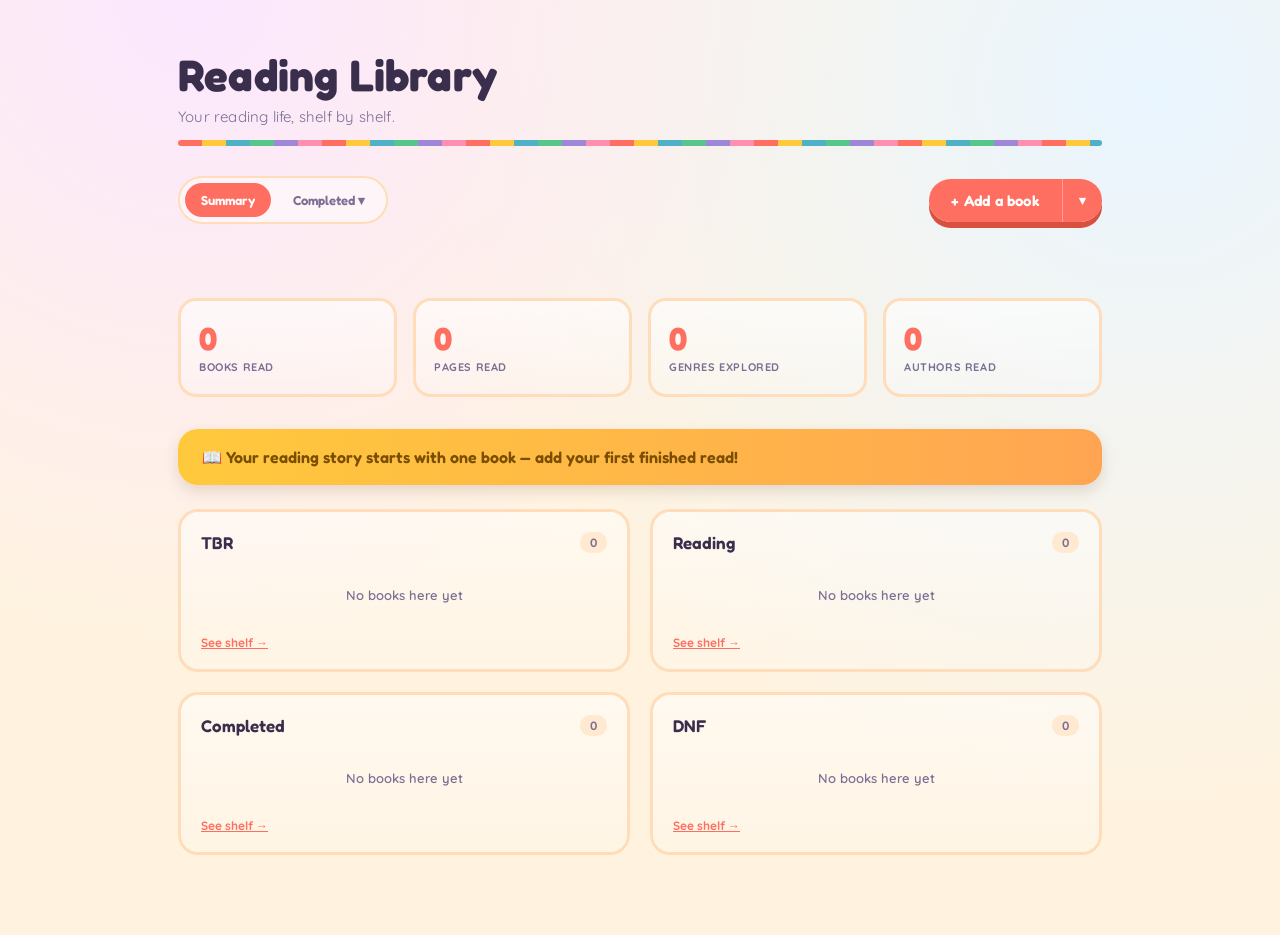
<file: index.html>
<!DOCTYPE html>
<html lang="en">
<head>
<meta charset="UTF-8">
<meta name="viewport" content="width=device-width, initial-scale=1">
<title>Reading Library — reading tracker</title>
<link rel="preconnect" href="https://fonts.googleapis.com">
<link rel="preconnect" href="https://fonts.gstatic.com" crossorigin>
<link href="https://fonts.googleapis.com/css2?family=Fredoka:wght@400;500;600;700&family=Quicksand:wght@400;500;600;700&family=Nunito+Sans:wght@400;600&display=swap" rel="stylesheet">
<link rel="stylesheet" href="style.css">
</head>
<body>
<div class="wrap">
  <header>
    <div>
      <h1>Reading Library</h1>
      <p>Your reading life, shelf by shelf.</p>
    </div>
    <div class="stats" id="headerStats" style="display:none;">
      <div class="stat"><span class="n" id="statCount">0</span><span class="l" id="statCountLabel">Finished</span></div>
      <div class="stat" id="statAvgWrap"><span class="n" id="statAvg">—</span><span class="l" id="statAvgLabel">Avg rating</span></div>
      <div class="stat"><span class="n" id="statGenres">0</span><span class="l">Genres</span></div>
    </div>
  </header>

  <div class="toggle-row">
    <div class="library-toggle" id="libraryToggle">
      <button class="lib-pill active" data-status="summary">Summary</button>
      <div class="shelves-dropdown-wrap">
        <button class="lib-pill" id="shelvesToggleBtn" aria-haspopup="true">Completed ▾</button>
        <div class="dropdown-menu" id="shelvesMenu" style="display:none;">
          <button class="dropdown-item lib-shelf-item" data-status="tbr">TBR <span class="lib-count" data-count-for="tbr">0</span></button>
          <button class="dropdown-item lib-shelf-item" data-status="reading">Reading <span class="lib-count" data-count-for="reading">0</span></button>
          <button class="dropdown-item lib-shelf-item active" data-status="completed">Completed <span class="lib-count" data-count-for="completed">0</span></button>
          <button class="dropdown-item lib-shelf-item" data-status="dnf">DNF <span class="lib-count" data-count-for="dnf">0</span></button>
        </div>
      </div>
    </div>
    <div style="display:flex;gap:8px;align-items:center;">
      <div class="split-btn-wrap">
        <div class="split-btn">
          <button class="add-btn split-btn-main" id="openAddBtn">+ Add a book</button>
          <button class="add-btn split-btn-caret" id="moreMenuBtn" aria-label="More options" aria-haspopup="true">▾</button>
        </div>
        <div class="dropdown-menu" id="moreMenu" style="display:none;">
          <button class="dropdown-item" id="exportBtn">Export library</button>
          <button class="dropdown-item" id="importBtn">Import library</button>
        </div>
      </div>
      <input type="file" id="importFile" accept="application/json,.json" style="display:none;">
    </div>
  </div>

  <div class="toolbar">
    <div class="filters" id="toolbarFilters" style="display:none;">
      <input type="text" id="searchInput" placeholder="Search title or author" style="min-width:200px;">
      <select id="genreFilter"><option value="">All Genres</option></select>
      <select id="sortSelect">
        <option value="authorLast" selected>Author A-Z</option>
        <option value="recent">Recently Finished</option>
        <option value="title">Title A-Z</option>
        <option value="rating">Highest Rated</option>
      </select>
    </div>
  </div>
  <div id="ioStatus" style="font-size:12px;color:var(--ink-soft);font-weight:600;margin:-18px 0 20px;min-height:16px;"></div>

  <div id="shelfContainer">
    <div class="loading-note">Unpacking the shelf...</div>
  </div>
</div>

<div class="overlay" id="overlay">
  <div class="book-spread" id="bookSpread"></div>
</div>

<div class="overlay" id="confirmOverlay" style="z-index:60;">
  <div class="confirm-box" id="confirmBox"></div>
</div>

<script src="script.js"></script>
</body>
</html>
</file>
<file: style.css>
:root{
  --bg1:#FFF3E0;
  --bg2:#E9F5FF;
  --bg3:#FBE7FF;
  --shelf-wood:#E3A867;
  --shelf-wood-hi:#F2C084;
  --shelf-wood-lo:#C88748;
  --ink:#3A2E4D;
  --ink-soft:#7A6E93;
  --coral:#FF6F61;
  --sun:#FFC93C;
  --sky:#4FB0C6;
  --grass:#57C68A;
  --lav:#9E86D9;
  --bubblegum:#FF8FB1;
  --tangerine:#FFA552;
  --mint:#3FBF9B;
  --parchment:#FFFBF2;
  --parchment-hi:#FFFFFF;
  --danger:#E5533D;
  --shadow:rgba(122,90,60,0.25);
}
*{box-sizing:border-box;}
html,body{margin:0;padding:0;}
body{
  background:
    radial-gradient(circle at 15% 0%, var(--bg3) 0%, transparent 45%),
    radial-gradient(circle at 90% 10%, var(--bg2) 0%, transparent 50%),
    var(--bg1);
  color:var(--ink);
  font-family:'Quicksand', sans-serif;
  min-height:100vh;
  padding:0 0 80px;
}
.wrap{max-width:980px;margin:0 auto;padding:0 28px;}

header{
  padding:48px 0 20px;
  display:flex;
  align-items:flex-end;
  justify-content:space-between;
  gap:20px;
  flex-wrap:wrap;
  margin-bottom:30px;
  position:relative;
}
header::after{
  content:"";
  position:absolute;
  left:0;right:0;bottom:0;
  height:6px;
  border-radius:6px;
  background:repeating-linear-gradient(90deg, var(--coral) 0 24px, var(--sun) 24px 48px, var(--sky) 48px 72px, var(--grass) 72px 96px, var(--lav) 96px 120px, var(--bubblegum) 120px 144px);
}
h1{
  font-family:'Fredoka', sans-serif;
  font-weight:700;
  font-size:44px;
  margin:0 0 6px;
  color:var(--ink);
  letter-spacing:0.2px;
}
header p{
  margin:0;
  color:var(--ink-soft);
  font-size:15px;
  letter-spacing:0.2px;
}
.stats{
  display:flex;
  gap:26px;
}
.stat{text-align:right;}
.stat .n{font-family:'Fredoka', sans-serif;font-weight:600;font-size:26px;color:var(--coral);display:block;line-height:1.1;}
.stat .l{font-size:11px;letter-spacing:0.8px;text-transform:uppercase;color:var(--ink-soft);font-weight:600;}

.toggle-row{
  display:flex;
  justify-content:space-between;
  align-items:center;
  gap:16px;
  flex-wrap:wrap;
  margin-bottom:26px;
}
.library-toggle{
  display:flex;
  flex-wrap:wrap;
  gap:6px;
  background:rgba(255,255,255,0.5);
  border:2px solid #FFDDBB;
  border-radius:24px;
  padding:5px;
  width:fit-content;
}
.shelves-dropdown-wrap{position:relative;}
.lib-shelf-item{position:relative;}
.lib-shelf-item .lib-count{background:#FFEAD1;color:var(--ink-soft);}
.lib-shelf-item.active{background:var(--coral);color:#fff;}
.lib-shelf-item.active .lib-count{background:rgba(255,255,255,0.3);color:#fff;}
.lib-shelf-item.active:hover{background:var(--coral);}
.lib-pill{
  font-family:'Fredoka', sans-serif;
  font-weight:600;
  font-size:13px;
  color:var(--ink-soft);
  background:transparent;
  border:none;
  padding:9px 16px;
  border-radius:20px;
  cursor:pointer;
  display:flex;
  align-items:center;
  gap:7px;
  transition:background 0.15s ease, color 0.15s ease;
}
.lib-pill:hover{color:var(--ink);}
.lib-pill.active{background:var(--coral);color:#fff;}
.lib-pill .lib-count{
  font-family:'Quicksand', sans-serif;
  font-weight:700;
  font-size:11px;
  background:rgba(255,255,255,0.35);
  padding:2px 8px;
  border-radius:10px;
}
.lib-pill.active .lib-count{background:rgba(255,255,255,0.3);}
.lib-pill:not(.active) .lib-count{background:#FFEAD1;color:var(--ink-soft);}

.toolbar{
  display:flex;
  justify-content:space-between;
  align-items:center;
  gap:16px;
  flex-wrap:wrap;
  margin-bottom:30px;
}
.filters{display:flex;gap:8px;flex-wrap:wrap;}
.filters select, .filters input{
  background:var(--parchment-hi);
  border:2px solid #FFDDBB;
  color:var(--ink);
  font-family:'Quicksand', sans-serif;
  font-weight:600;
  font-size:13px;
  padding:9px 14px;
  border-radius:20px;
  outline:none;
}
.filters select{
  appearance:none;
  -webkit-appearance:none;
  -moz-appearance:none;
  padding-right:38px;
  background-image:url("data:image/svg+xml,%3Csvg xmlns='http://www.w3.org/2000/svg' viewBox='0 0 20 20' fill='none' stroke='%233A2E4D' stroke-width='2.2' stroke-linecap='round' stroke-linejoin='round'%3E%3Cpolyline points='5 8 10 13 15 8'/%3E%3C/svg%3E");
  background-repeat:no-repeat;
  background-position:right 14px center;
  background-size:13px;
}
.filters select:focus, .filters input:focus{border-color:var(--sky);}
.add-btn{
  background:var(--coral);
  color:#fff;
  border:none;
  font-family:'Fredoka', sans-serif;
  font-weight:600;
  font-size:15px;
  padding:12px 22px;
  border-radius:24px;
  cursor:pointer;
  letter-spacing:0.2px;
  box-shadow:0 6px 0 #D9503F;
  transition:transform 0.08s ease;
}
.add-btn:hover{background:#FF8577;}
.add-btn:active{transform:translateY(4px);box-shadow:0 2px 0 #D9503F;}
.add-btn:focus-visible, button:focus-visible, select:focus-visible, input:focus-visible{
  outline:3px solid var(--sky);
  outline-offset:2px;
}

.split-btn-wrap{position:relative;display:inline-block;}
.split-btn{
  display:inline-flex;
  border-radius:24px;
  box-shadow:0 6px 0 #D9503F;
  overflow:hidden;
}
.split-btn .add-btn{
  box-shadow:none;
  border-radius:0;
}
.split-btn .add-btn:active{
  transform:none;
  box-shadow:none;
}
.split-btn-main{
  display:flex;
  align-items:center;
  justify-content:center;
  text-align:center;
}
.split-btn-caret{
  padding:12px 16px;
  border-left:1px solid rgba(255,255,255,0.35);
  font-size:13px;
  line-height:1;
}
.dropdown-menu{
  position:absolute;
  top:calc(100% + 8px);
  right:0;
  background:var(--parchment-hi);
  border:2px solid #FFDDBB;
  border-radius:14px;
  box-shadow:0 12px 28px rgba(58,46,77,0.2);
  z-index:40;
  overflow:hidden;
  min-width:180px;
}
.dropdown-item{
  display:block;
  width:100%;
  text-align:left;
  background:none;
  border:none;
  padding:12px 16px;
  font-family:'Quicksand', sans-serif;
  font-weight:700;
  font-size:13px;
  color:var(--ink);
  cursor:pointer;
}
.dropdown-item:hover{background:#FFF3E0;}
.dropdown-item + .dropdown-item{border-top:1px solid #FFEAD1;}

.shelf-unit{
  background:linear-gradient(180deg, rgba(255,255,255,0.5), rgba(255,255,255,0.15));
  border:3px solid #FFDDBB;
  border-radius:20px;
  padding:30px 24px 0;
  margin-bottom:32px;
}
.shelf-row{position:relative;padding-bottom:24px;}
.spines{
  display:flex;
  align-items:flex-end;
  gap:6px;
  min-height:230px;
  padding:0 4px;
  flex-wrap:wrap;
  row-gap:0;
}
.plank{
  height:18px;
  background:linear-gradient(180deg, var(--shelf-wood-hi) 0%, var(--shelf-wood) 50%, var(--shelf-wood-lo) 100%);
  border-radius:10px;
  box-shadow:0 8px 14px var(--shadow), inset 0 1px 0 rgba(255,255,255,0.4);
  margin-bottom:20px;
}

.spine{
  writing-mode: vertical-rl;
  text-orientation: mixed;
  display:flex;
  align-items:center;
  justify-content:space-between;
  padding:14px 0;
  border-radius:10px 10px 4px 4px;
  cursor:pointer;
  position:relative;
  box-shadow: inset 3px 0 0 rgba(255,255,255,0.35), inset -3px 0 6px rgba(0,0,0,0.12), 0 6px 10px rgba(122,90,60,0.22);
  transition:transform 0.15s ease;
  flex-shrink:0;
}
.spine:hover{transform:translateY(-12px) rotate(-1deg);}
.spine .title{
  font-family:'Fredoka', sans-serif;
  font-weight:600;
  font-size:14px;
  color:#fff;
  white-space:nowrap;
  overflow:hidden;
  text-overflow:ellipsis;
  max-height:72%;
  text-shadow:0 1px 2px rgba(0,0,0,0.15);
  margin-top:12px;
}
.spine .author{
  font-family:'Nunito Sans', sans-serif;
  font-weight:600;
  font-size:9px;
  color:rgba(255,255,255,0.85);
  white-space:nowrap;
  overflow:hidden;
  text-overflow:ellipsis;
  max-height:24%;
  margin-bottom:12px;
}
.spine .rule{
  position:absolute;
  left:6px;right:6px;
  height:2px;
  border-radius:2px;
  background:rgba(255,255,255,0.5);
}
.spine .rule.top{top:16px;}
.spine .rule.bottom{bottom:16px;}
.series-ribbon{
  writing-mode: horizontal-tb;
  text-orientation: mixed;
  position:absolute;
  top:-9px;
  left:50%;
  transform:translateX(-50%) rotate(-3deg);
  padding:2px 7px;
  border-radius:7px;
  font-family:'Quicksand', sans-serif;
  font-weight:700;
  font-size:9px;
  letter-spacing:0.3px;
  white-space:nowrap;
  box-shadow:0 2px 4px rgba(58,46,77,0.25);
  z-index:2;
}

.empty-shelf{
  color:var(--ink-soft);
  font-family:'Fredoka', sans-serif;
  font-weight:500;
  font-size:17px;
  padding:60px 20px;
  text-align:center;
  width:100%;
}
.empty-shelf .cta{
  display:block;
  margin-top:14px;
  font-family:'Quicksand', sans-serif;
  font-weight:700;
  font-size:13px;
  color:var(--coral);
  cursor:pointer;
  text-decoration:underline;
}

/* overlay */
.overlay{
  position:fixed;inset:0;
  background:rgba(58,46,77,0.45);
  display:flex;align-items:center;justify-content:center;
  padding:24px;
  z-index:50;
  opacity:0;pointer-events:none;
  transition:opacity 0.2s ease;
}
.overlay.open{opacity:1;pointer-events:auto;}
.book-spread{
  background:linear-gradient(90deg, var(--parchment) 0%, var(--parchment-hi) 4%, var(--parchment-hi) 96%, var(--parchment) 100%);
  max-width:820px;
  width:100%;
  max-height:88vh;
  overflow-y:auto;
  border-radius:24px;
  box-shadow:0 30px 70px rgba(58,46,77,0.35);
  position:relative;
  display:grid;
  grid-template-columns:1fr 1fr;
  color:var(--ink);
  transform:scale(0.94) translateY(10px);
  transition:transform 0.2s ease;
  border:3px solid #FFDDBB;
}
.overlay.open .book-spread{transform:scale(1) translateY(0);}
.confirm-box{
  background:var(--parchment-hi);
  border:3px solid #FFDDBB;
  border-radius:22px;
  padding:30px 28px;
  max-width:340px;
  width:100%;
  text-align:center;
  box-shadow:0 24px 50px rgba(58,46,77,0.35);
  color:var(--ink);
  transform:scale(0.94) translateY(10px);
  transition:transform 0.2s ease;
}
#confirmOverlay.open .confirm-box{transform:scale(1) translateY(0);}
.confirm-box h3{
  font-family:'Fredoka', sans-serif;
  font-weight:600;
  font-size:20px;
  margin:0 0 8px;
}
.confirm-box p{
  font-family:'Quicksand', sans-serif;
  font-weight:500;
  color:var(--ink-soft);
  font-size:14px;
  line-height:1.5;
  margin:0 0 22px;
}
.confirm-actions{display:flex;gap:10px;justify-content:center;}
.confirm-actions button{
  font-family:'Quicksand', sans-serif;
  font-weight:700;
  font-size:13px;
  padding:10px 20px;
  border-radius:18px;
  cursor:pointer;
  border:none;
}
.confirm-actions .btn-no{background:var(--sky);color:#fff;}
.confirm-actions .btn-no:hover{background:#3C9AB0;}
.confirm-actions .btn-yes{background:var(--danger);color:#fff;}
.confirm-actions .btn-yes:hover{background:#C7452F;}
.book-spread::before{
  content:"";
  position:absolute;
  left:50%;top:0;bottom:0;
  width:22px;
  margin-left:-11px;
  background:linear-gradient(90deg, rgba(58,46,77,0.08), rgba(58,46,77,0.01) 30%, rgba(58,46,77,0.01) 70%, rgba(58,46,77,0.08));
  pointer-events:none;
}
.book-spread.no-spine::before{display:none;}
.page{padding:34px 30px;}
.close-x{
  position:absolute;top:12px;right:14px;
  background:var(--bubblegum);border:none;
  width:32px;height:32px;border-radius:50%;
  font-family:'Quicksand', sans-serif;font-weight:700;
  font-size:18px;color:#fff;
  cursor:pointer;
  z-index:2;
  line-height:1;
}
.close-x:hover{background:var(--coral);}

.book-title{
  font-family:'Fredoka', sans-serif;
  font-weight:600;
  font-size:27px;
  line-height:1.15;
  margin:0 0 4px;
  color:var(--ink);
}
.book-author{
  font-family:'Quicksand', sans-serif;
  font-weight:600;
  color:var(--ink-soft);
  font-size:15px;
  margin:0 0 18px;
}
.tag-row{display:flex;gap:8px;flex-wrap:wrap;margin-bottom:18px;}
.tag{
  font-family:'Quicksand', sans-serif;
  font-weight:700;
  font-size:11px;
  letter-spacing:0.3px;
  padding:6px 14px;
  border-radius:20px;
  background:var(--sun);
  color:#7A4E00;
}
.field-label{
  font-family:'Quicksand', sans-serif;
  font-weight:700;
  font-size:11px;
  letter-spacing:0.8px;
  text-transform:uppercase;
  color:var(--ink-soft);
  margin:16px 0 6px;
}
.stars{font-size:20px;letter-spacing:2px;color:#E8D3A0;}
.star-wrap{position:relative;display:inline-block;}
.star-bg{color:#E8D3A0;}
.star-fg{position:absolute;top:0;left:0;overflow:hidden;white-space:nowrap;color:var(--sun);pointer-events:none;}
.stars .on{color:var(--sun);}
.spice-row{font-size:18px;letter-spacing:3px;}
.spice-row .on{filter:none;}
.spice-row .off{opacity:0.25;}
.review-text{
  font-size:15px;
  line-height:1.65;
  color:var(--ink);
  white-space:pre-wrap;
  margin:0;
  font-family:'Nunito Sans', sans-serif;
}
.review-empty{color:var(--ink-soft);font-style:italic;font-size:14px;}
.date-line{font-family:'Quicksand', sans-serif;font-weight:600;font-size:12px;color:var(--ink-soft);}

.progress-block{margin-top:4px;}
.progress-bar-track{
  background:#FFEAD1;
  border-radius:20px;
  height:14px;
  overflow:hidden;
  margin-top:4px;
}
.progress-bar-fill{
  background:linear-gradient(90deg, var(--coral), var(--tangerine));
  height:100%;
  border-radius:20px 0 0 20px;
}
.progress-numbers{
  display:flex;
  justify-content:space-between;
  align-items:baseline;
  margin-top:6px;
}
.progress-pages{
  font-family:'Fredoka', sans-serif;
  font-weight:600;
  font-size:14px;
  color:var(--ink);
}
.progress-pct{
  font-family:'Quicksand', sans-serif;
  font-weight:700;
  font-size:13px;
  color:var(--coral);
}
.progress-updated{
  font-size:11.5px;
  color:var(--ink-soft);
  margin-top:4px;
}
.update-progress-btn{
  margin-top:10px;
  font-family:'Quicksand', sans-serif;
  font-weight:700;
  font-size:12px;
  letter-spacing:0.3px;
  padding:9px 18px;
  border-radius:16px;
  border:none;
  cursor:pointer;
  background:var(--tangerine);
  color:#fff;
  display:inline-flex;
  align-items:center;
  gap:6px;
}
.update-progress-btn:hover{background:#FF9038;}
.update-progress-panel{
  display:none;
  margin-top:12px;
  background:#FFF8EC;
  border:2px dashed #FFDDBB;
  border-radius:14px;
  padding:14px 16px;
}
.update-progress-panel.open{display:block;}
.update-progress-panel .field-label{margin-top:0;}
.progress-input-row{display:flex;align-items:center;gap:8px;}
.progress-input-row input{
  width:80px;
  font-family:'Quicksand', sans-serif;
  font-weight:600;
  font-size:15px;
  padding:8px 10px;
  border:2px solid #FFDDBB;
  border-radius:12px;
  background:#fff;
  color:var(--ink);
  outline:none;
}
.progress-input-row input:focus{border-color:var(--sky);}
.progress-input-row span{
  font-size:13px;
  color:var(--ink-soft);
  font-weight:600;
}
.progress-save-btn{
  margin-top:12px;
  margin-right:8px;
  background:var(--grass);
  color:#fff;
  border:none;
  cursor:pointer;
  font-family:'Fredoka', sans-serif;
  font-weight:600;
  font-size:13px;
  padding:9px 20px;
  border-radius:16px;
}
.progress-save-btn:hover{background:#6ED89C;}
.finished-btn{
  margin-top:12px;
  background:var(--lav);
  color:#fff;
  border:none;
  cursor:pointer;
  font-family:'Fredoka', sans-serif;
  font-weight:600;
  font-size:13px;
  padding:9px 20px;
  border-radius:16px;
}
.finished-btn:hover{background:#8A6FC7;}
.history-list{list-style:none;padding:0;margin:0;}
.history-list li{
  font-size:13px;color:var(--ink-soft);
  padding:6px 0;border-bottom:1px dashed #FFDDBB;
}
.history-list li.progress-summary-item{padding:6px 0;cursor:pointer;}
.progress-summary-row{display:flex;align-items:center;justify-content:space-between;}
.progress-summary-text{
  font-family:'Quicksand', sans-serif;
  font-weight:600;
  font-size:13px;
  color:var(--ink-soft);
}
.progress-summary-toggle{
  font-family:'Quicksand', sans-serif;
  font-weight:700;
  font-size:11px;
  color:var(--coral);
  text-decoration:underline;
  white-space:nowrap;
}
.progress-detail-list{display:none;list-style:none;padding:0;margin:6px 0 0;}
.progress-detail-list.open{display:block;}
.progress-detail-list li{
  font-size:12.5px;color:var(--ink-soft);
  padding:5px 0 5px 13px;
  border-left:2px solid #FFDDBB;
  border-bottom:none;
}

.page-actions{
  display:flex;flex-wrap:wrap;gap:8px;margin-top:26px;
  padding-top:16px;border-top:2px dashed #FFDDBB;
}
.page-actions button{
  font-family:'Quicksand', sans-serif;
  font-weight:700;
  font-size:11px;letter-spacing:0.3px;
  padding:7px 14px;
  border-radius:14px;
  cursor:pointer;
  border:none;
  background:var(--sky);
  color:#fff;
  line-height:1.4;
}
.page-actions button:hover{background:#3C9AB0;}
.page-actions button.btn-lav:hover{background:#8A6FC7;}
.page-actions button.danger{background:var(--danger);}
.page-actions button.danger:hover{background:#C7452F;}

/* form */
.form-grid{display:flex;flex-direction:column;gap:14px;}
.form-grid label{
  font-family:'Quicksand', sans-serif;
  font-weight:700;
  font-size:11px;letter-spacing:0.8px;text-transform:uppercase;
  color:var(--ink-soft);display:block;margin-bottom:6px;
}
.form-grid input[type=text], .form-grid textarea, .form-grid select, .form-grid input[type=date]{
  width:100%;
  font-family:'Quicksand', sans-serif;
  font-weight:600;
  font-size:15px;
  padding:10px 12px;
  border:2px solid #FFDDBB;
  border-radius:14px;
  background:#fff;
  color:var(--ink);
  outline:none;
}
.form-grid input:focus, .form-grid textarea:focus, .form-grid select:focus{border-color:var(--sky);}
.form-grid textarea{resize:vertical;min-height:80px;font-family:'Nunito Sans', sans-serif;font-weight:400;}
.two-col{display:grid;grid-template-columns:1fr 1fr;gap:14px;}
.star-picker{display:flex;gap:6px;font-size:26px;}
.spice-picker{display:flex;gap:6px;align-items:center;}
.spice-picker span{font-size:22px;cursor:pointer;opacity:0.3;}
.spice-picker span.on{opacity:1;}
.spice-none-toggle{
  font-family:'Quicksand', sans-serif;
  font-weight:700;
  font-size:11px;
  color:var(--coral);
  cursor:pointer;
  margin-left:10px;
  text-decoration:underline;
}
.color-picker{display:flex;gap:8px;flex-wrap:wrap;}
.format-picker{display:flex;gap:8px;flex-wrap:wrap;}
.format-option{
  font-family:'Quicksand', sans-serif;
  font-weight:700;
  font-size:13px;
  padding:8px 16px;
  border-radius:16px;
  cursor:pointer;
  border:2px solid #FFDDBB;
  background:#fff;
  color:var(--ink-soft);
}
.format-option.on{background:var(--coral);border-color:var(--coral);color:#fff;}
.swatch{
  width:28px;height:28px;border-radius:50%;
  cursor:pointer;border:3px solid transparent;
}
.swatch.on{border-color:var(--ink);}
.typeahead-wrap{position:relative;}
.typeahead-dropdown{
  position:absolute;
  top:calc(100% + 6px);
  left:0;
  right:0;
  background:var(--parchment-hi);
  border:2px solid #FFDDBB;
  border-radius:14px;
  box-shadow:0 12px 28px rgba(58,46,77,0.2);
  z-index:40;
  max-height:220px;
  overflow-y:auto;
}
#f_find_dropdown{
  position:static;
  margin-top:8px;
  max-height:340px;
}
.typeahead-item{
  padding:9px 14px;
  font-family:'Quicksand', sans-serif;
  font-weight:600;
  font-size:13px;
  color:var(--ink);
  cursor:pointer;
  border-bottom:1px solid #FFF3E0;
}
.typeahead-item:last-child{border-bottom:none;}
.typeahead-item.active{background:#FFF3E0;}
.typeahead-item.typeahead-error{
  cursor:default;
  color:var(--ink-soft);
  font-style:italic;
  font-weight:600;
}
.typeahead-item .sub{
  display:block;
  font-weight:600;
  font-size:11px;
  color:var(--ink-soft);
  margin-top:2px;
}
.find-book-link{
  font-family:'Quicksand', sans-serif;
  font-weight:700;
  font-size:13px;
  color:var(--coral);
  cursor:pointer;
  text-decoration:underline;
  display:inline-block;
}
.find-book-link.prominent{
  text-decoration:none;
  background:var(--coral);
  color:#fff;
  padding:8px 16px;
  border-radius:16px;
}
.form-submit{
  margin-top:6px;
  background:var(--grass);
  color:#fff;
  border:none;
  font-family:'Fredoka', sans-serif;
  font-weight:600;
  font-size:15px;
  padding:13px;
  border-radius:18px;
  cursor:pointer;
  box-shadow:0 6px 0 #379968;
}
.form-submit:hover{background:#6ED89C;}
.form-submit:active{transform:translateY(4px);box-shadow:0 2px 0 #379968;}
.form-error{color:var(--danger);font-size:12px;font-family:'Quicksand', sans-serif;font-weight:700;}

.summary-fact-banner{
  background:linear-gradient(90deg, var(--sun), var(--tangerine));
  color:#7A4E00;
  font-family:'Fredoka', sans-serif;
  font-weight:600;
  font-size:16px;
  padding:18px 24px;
  border-radius:20px;
  margin-bottom:24px;
  box-shadow:0 6px 14px rgba(122,90,60,0.18);
}
.summary-stats-grid{
  display:grid;
  grid-template-columns:repeat(4, 1fr);
  gap:16px;
  margin-bottom:32px;
}
.summary-stat-card{
  background:linear-gradient(180deg, rgba(255,255,255,0.6), rgba(255,255,255,0.2));
  border:3px solid #FFDDBB;
  border-radius:18px;
  padding:20px 18px;
  position:relative;
}
.summary-stat-n{
  font-family:'Fredoka', sans-serif;
  font-weight:700;
  font-size:32px;
  color:var(--coral);
  display:block;
  line-height:1.1;
}
.summary-stat-l{
  font-size:11px;
  letter-spacing:0.6px;
  text-transform:uppercase;
  color:var(--ink-soft);
  font-weight:700;
  display:block;
  margin-top:4px;
}
.summary-breakdown-inline{
  display:flex;
  flex-wrap:wrap;
  gap:6px;
  margin-top:12px;
}
.summary-chip{
  font-family:'Quicksand', sans-serif;
  font-weight:700;
  font-size:11px;
  background:#FFEAD1;
  color:var(--ink);
  padding:4px 10px;
  border-radius:12px;
  white-space:nowrap;
}
.summary-chip b{color:var(--coral);font-weight:700;margin-left:4px;}
.summary-breakdown-trigger-wrap{display:none;position:relative;margin-top:10px;}
.summary-breakdown-trigger{
  font-family:'Quicksand', sans-serif;
  font-weight:700;
  font-size:11px;
  color:var(--coral);
  background:none;
  border:none;
  cursor:pointer;
  text-decoration:underline;
  padding:0;
}
.summary-breakdown-popover{
  display:none;
  flex-direction:column;
  gap:6px;
  position:absolute;
  top:calc(100% + 6px);
  left:0;
  background:var(--parchment-hi);
  border:2px solid #FFDDBB;
  border-radius:14px;
  box-shadow:0 12px 28px rgba(58,46,77,0.2);
  padding:10px;
  z-index:40;
  min-width:160px;
}
.summary-breakdown-trigger-wrap:hover .summary-breakdown-popover,
.summary-breakdown-trigger-wrap.open .summary-breakdown-popover{
  display:flex;
}

.summary-shelf-grid{
  display:grid;
  grid-template-columns:1fr 1fr;
  gap:20px;
}
.summary-shelf-card{
  background:linear-gradient(180deg, rgba(255,255,255,0.5), rgba(255,255,255,0.15));
  border:3px solid #FFDDBB;
  border-radius:20px;
  padding:20px 20px 18px;
}
.summary-shelf-card-header{
  display:flex;
  align-items:center;
  justify-content:space-between;
  margin-bottom:14px;
}
.summary-shelf-card-title{
  font-family:'Fredoka', sans-serif;
  font-weight:600;
  font-size:17px;
  color:var(--ink);
}
.summary-shelf-card-count{
  font-family:'Quicksand', sans-serif;
  font-weight:700;
  font-size:12px;
  background:#FFEAD1;
  color:var(--ink-soft);
  padding:3px 10px;
  border-radius:10px;
}
.summary-shelf-card .spines{min-height:auto;padding:0;}
.summary-shelf-card .shelf-row{padding-bottom:14px;}
.summary-shelf-card .plank{margin-bottom:0;}
.summary-empty{
  color:var(--ink-soft);
  font-family:'Quicksand', sans-serif;
  font-weight:600;
  font-size:13px;
  padding:20px 0;
  text-align:center;
}
.summary-see-shelf{
  display:inline-block;
  margin-top:12px;
  font-family:'Quicksand', sans-serif;
  font-weight:700;
  font-size:12px;
  color:var(--coral);
  cursor:pointer;
  text-decoration:underline;
}

@media (max-width:640px){
  .summary-stats-grid{grid-template-columns:1fr 1fr;}
  .summary-shelf-grid{grid-template-columns:1fr;}
  .summary-breakdown-inline{display:none;}
  .summary-breakdown-trigger-wrap{display:block;}
}

.loading-note{
  text-align:center;color:var(--ink-soft);
  font-family:'Fredoka', sans-serif;
  font-weight:500;
  padding:60px 0;font-size:16px;
}

@media (max-width:640px){
  .book-spread{grid-template-columns:1fr;max-height:92vh;}
  .book-spread::before{display:none;}
  .page.left{border-bottom:2px dashed #FFDDBB;}
  header{padding:32px 0 16px;}
  h1{font-size:34px;}
  .stats{gap:16px;}
}
</file>
